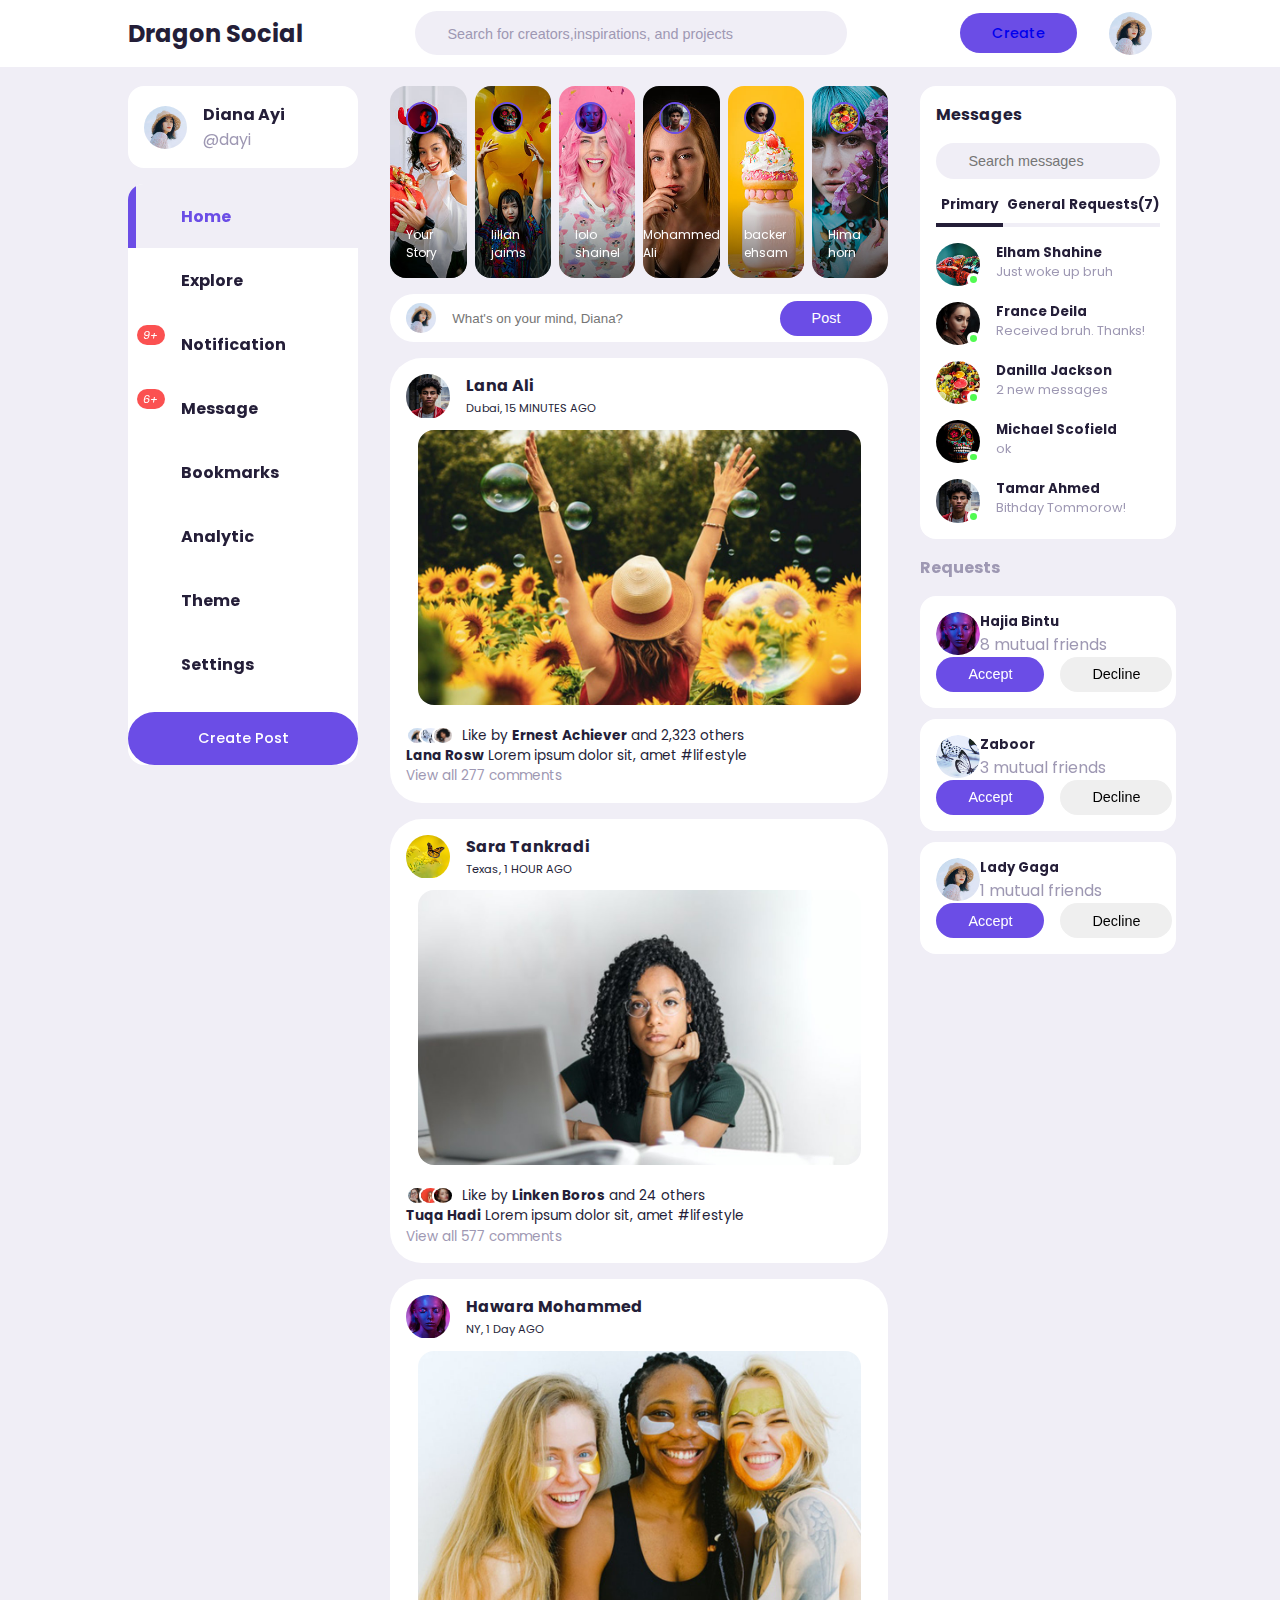
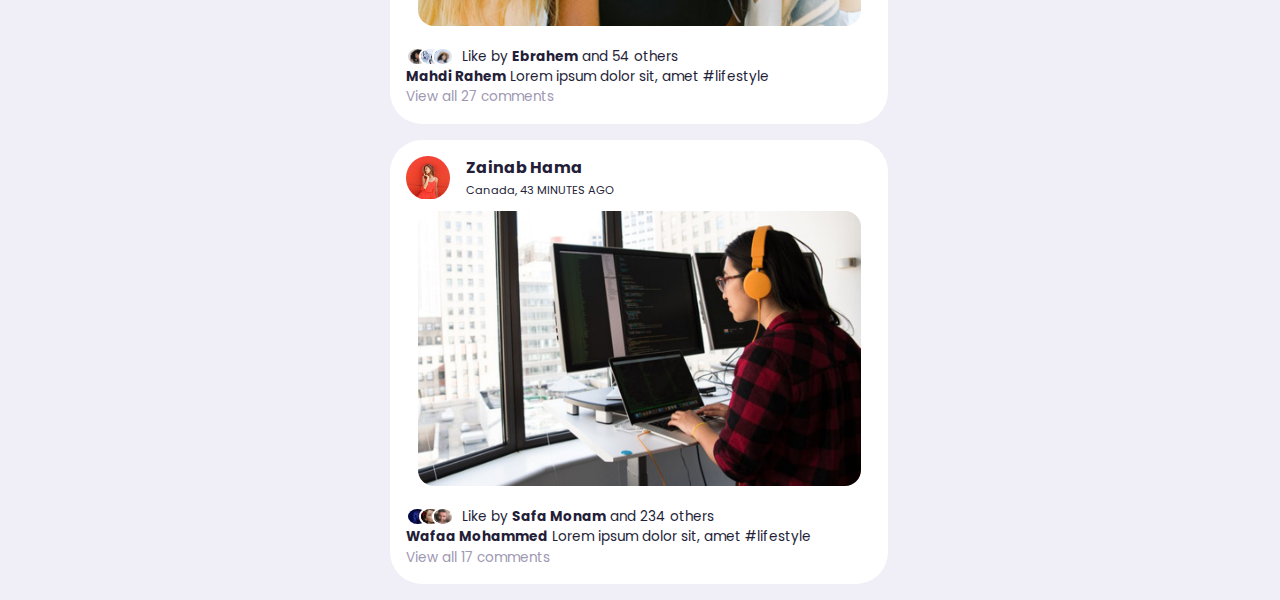
<file: index.html>
<!DOCTYPE html>
<html lang="en">
  <head>
    <title>Dragon Social Media</title>
    <link rel="stylesheet" href="style.css" />
    <link
      rel="stylesheet"
      href="https://unicons.iconscout.com/release/v2.1.6/css/unicons.css"
    />
  </head>
  <body>
    <nav>
      <div class="container">
        <h2 class="log">Dragon Social</h2>

        <div class="search-bar">
          <i class="uil uil-search"></i>
          <input
            type="search"
            placeholder="Search for creators,inspirations, and projects"
          />
        </div>

        <div class="create">
          <label class="btn btn-primary" style="color: white;" for="create-post"><a href="hacker.html">Create</a></label>
          <div class="profile-photo">
            <img src="./images/profile-1.jpg" alt="" />
          </div>
        </div>
      </div>
    </nav>

    <!-- main  -->

    <main>
      <div class="container">
        <div class="left">
          <a class="profile">
            <div class="profile-photo">
              <img src="./images/profile-1.jpg" />
            </div>
            <div class="handle">
              <h4>Diana Ayi</h4>
              <p class="text-muted">@dayi</p>
            </div>
          </a>

          <div class="sidebar">
            <a class="menu-item active">
              <span><i class="uil uil-home"></i></span>
              <h3>Home</h3>
            </a>
            <a class="menu-item">
              <span><i class="uil uil-compass"></i></span>
              <h3>Explore</h3>
            </a>
            <a class="menu-item" id="notifications">
              <span
                ><i class="uil uil-bell"
                  ><small class="notification-count">9+</small>
                </i></span
              >
              <h3>Notification</h3>

              <!-- Notification POPUP -->

              <div class="notification-popup">
                <div>
                  <div class="profile-photo">
                    <img src="./images/profile-2.jpg" />
                  </div>
                  <div class="notification-body">
                    <b>Keke Benjamin</b> accepted your friend request
                    <small class="text-muted">2 DAYS AGO</small>
                  </div>
                </div>
                <div>
                  <div class="profile-photo">
                    <img src="./images/profile-3.jpg" />
                  </div>
                  <div class="notification-body">
                    <b>John Doe</b> commented on your post
                    <small class="text-muted">1 HOUR AGO</small>
                  </div>
                </div>
                <div>
                  <div class="profile-photo">
                    <img src="./images/profile-4.jpg" />
                  </div>
                  <div class="notification-body">
                    <b>Ali Mohammed</b> and <b>203 others </b> liked your post
                    <small class="text-muted">4 MINUTES AGO</small>
                  </div>
                </div>
                <div>
                  <div class="profile-photo">
                    <img src="./images/profile-5.jpg" />
                  </div>
                  <div class="notification-body">
                    <b>Zahraa Hamed</b> accepted your friend request
                    <small class="text-muted">4 DAYS AGO</small>
                  </div>
                </div>
                <div>
                  <div class="profile-photo">
                    <img src="./images/profile-6.jpg" />
                  </div>
                  <div class="notification-body">
                    <b>Donald Trump</b> accepted your friend request
                    <small class="text-muted">3 DAYS AGO</small>
                  </div>
                </div>
                <div>
                  <div class="profile-photo">
                    <img src="./images/profile-7.jpg" />
                  </div>
                  <div class="notification-body">
                    <b>Ali Mohammed</b> accepted your friend request
                    <small class="text-muted">2 DAYS AGO</small>
                  </div>
                </div>
              </div>
              <!-- end of notification popup -->
            </a>
            <a class="menu-item" id="messages-notification">
              <span
                ><i class="uil uil-envelope-alt"
                  ><samll class="notification-count">6+</samll>
                </i></span
              >
              <h3>Message</h3>
            </a>
            <a class="menu-item">
              <span><i class="uil uil-bookmark"></i></span>
              <h3>Bookmarks</h3>
            </a>
            <a class="menu-item">
              <span><i class="uil uil-chart-line"></i></span>
              <h3>Analytic</h3>
            </a>
            <a class="menu-item" id="theme">
              <span><i class="uil uil-palette"></i></span>
              <h3>Theme</h3>
            </a>
            <a class="menu-item">
              <span><i class="uil uil-setting"></i></span>
              <h3>Settings</h3>
            </a>

            <label for="create-post" class="btn btn-primary">Create Post</label>
          </div>
        </div>

        <div class="middle">
          <div class="stories">
            <div class="story">
              <div class="profile-photo">
                <img src="./images/profile-8.jpg" />
              </div>
              <p class="name">Your Story</p>
            </div>
            <div class="story">
              <div class="profile-photo">
                <img src="./images/profile-9.jpg" />
              </div>
              <p class="name">lillan jaims</p>
            </div>
            <div class="story">
              <div class="profile-photo">
                <img src="./images/profile-10.jpg" />
              </div>
              <p class="name">lolo shainel</p>
            </div>
            <div class="story">
              <div class="profile-photo">
                <img src="./images/profile-11.jpg" />
              </div>
              <p class="name">Mohammed Ali</p>
            </div>
            <div class="story">
              <div class="profile-photo">
                <img src="./images/profile-12.jpg" />
              </div>
              <p class="name">backer ehsam</p>
            </div>
            <div class="story">
              <div class="profile-photo">
                <img src="./images/profile-13.jpg" />
              </div>
              <p class="name">Hima horn</p>
            </div>
          </div>

          <form class="create-post">
            <div class="profile-photo">
              <img src="./images/profile-1.jpg" />
            </div>
            <input
              type="text"
              placeholder="What's on your mind, Diana?"
              id="create-post"
            />
            <input type="submit" value="Post" class="btn btn-primary" />
          </form>

          <!-- feed -->

          <div class="feeds">
            <div class="feed">
              <div class="head">
                <div class="user">
                  <div class="profile-photo">
                    <img src="./images/profile-11.jpg" alt="" />
                  </div>
                  <div class="info">
                    <h3>Lana Ali</h3>
                    <small>Dubai, 15 MINUTES AGO</small>
                  </div>
                </div>
                <span class="edit">
                  <i class="uil uil-ellipsis-h"></i>
                </span>
              </div>
              <div class="photo">
                <img src="./images/feed-3.jpg" />
              </div>
              <div class="action-button">
                <div class="interaction-buttons">
                  <span><i class="uil uil-heart"></i></span>
                  <span><i class="uil uil-comment-dots"></i></span>
                  <span><i class="uil uil-share-alt"></i></span>
                </div>
                <div class="bookmark">
                  <span><i class="uil uil-bookmark-full"></i></span>
                </div>
              </div>
              <div class="liked-by">
                <span>
                  <img src="./images/profile-1.jpg" alt="" />
                </span>
                <span>
                  <img src="./images/profile-2.jpg" alt="" />
                </span>
                <span>
                  <img src="./images/profile-3.jpg" alt="" />
                </span>
                <p>Like by <b>Ernest Achiever</b> and 2,323 others</p>
              </div>
              <div class="caption">
                <p>
                  <b>Lana Rosw</b> Lorem ipsum dolor sit, amet
                  <span class="harsh-tag">#lifestyle</span>
                </p>
              </div>
              <div class="comments text-muted">View all 277 comments</div>
            </div>
            <div class="feed">
              <div class="head">
                <div class="user">
                  <div class="profile-photo">
                    <img src="./images/profile-14.jpg" alt="" />
                  </div>
                  <div class="info">
                    <h3>Sara Tankradi</h3>
                    <small>Texas, 1 HOUR AGO</small>
                  </div>
                </div>
                <span class="edit">
                  <i class="uil uil-ellipsis-h"></i>
                </span>
              </div>
              <div class="photo">
                <img src="./images/feed-7.jpg" />
              </div>
              <div class="action-button">
                <div class="interaction-buttons">
                  <span><i class="uil uil-heart"></i></span>
                  <span><i class="uil uil-comment-dots"></i></span>
                  <span><i class="uil uil-share-alt"></i></span>
                </div>
                <div class="bookmark">
                  <span><i class="uil uil-bookmark-full"></i></span>
                </div>
              </div>
              <div class="liked-by">
                <span>
                  <img src="./images/profile-4.jpg" alt="" />
                </span>
                <span>
                  <img src="./images/profile-5.jpg" alt="" />
                </span>
                <span>
                  <img src="./images/profile-6.jpg" alt="" />
                </span>
                <p>Like by <b>Linken Boros</b> and 24 others</p>
              </div>
              <div class="caption">
                <p>
                  <b>Tuqa Hadi</b> Lorem ipsum dolor sit, amet
                  <span class="harsh-tag">#lifestyle</span>
                </p>
              </div>
              <div class="comments text-muted">View all 577 comments</div>
            </div>
            <div class="feed">
              <div class="head">
                <div class="user">
                  <div class="profile-photo">
                    <img src="./images/profile-10.jpg" alt="" />
                  </div>
                  <div class="info">
                    <h3>Hawara Mohammed</h3>
                    <small>NY, 1 Day AGO</small>
                  </div>
                </div>
                <span class="edit">
                  <i class="uil uil-ellipsis-h"></i>
                </span>
              </div>
              <div class="photo">
                <img src="./images/feed-4.jpg" />
              </div>
              <div class="action-button">
                <div class="interaction-buttons">
                  <span><i class="uil uil-heart"></i></span>
                  <span><i class="uil uil-comment-dots"></i></span>
                  <span><i class="uil uil-share-alt"></i></span>
                </div>
                <div class="bookmark">
                  <span><i class="uil uil-bookmark-full"></i></span>
                </div>
              </div>
              <div class="liked-by">
                <span>
                  <img src="./images/profile-3.jpg" alt="" />
                </span>
                <span>
                  <img src="./images/profile-2.jpg" alt="" />
                </span>
                <span>
                  <img src="./images/profile-1.jpg" alt="" />
                </span>
                <p>Like by <b>Ebrahem</b> and 54 others</p>
              </div>
              <div class="caption">
                <p>
                  <b>Mahdi Rahem</b> Lorem ipsum dolor sit, amet
                  <span class="harsh-tag">#lifestyle</span>
                </p>
              </div>
              <div class="comments text-muted">View all 27 comments</div>
            </div>
            <div class="feed">
              <div class="head">
                <div class="user">
                  <div class="profile-photo">
                    <img src="./images/profile-5.jpg" alt="" />
                  </div>
                  <div class="info">
                    <h3>Zainab Hama</h3>
                    <small>Canada, 43 MINUTES AGO</small>
                  </div>
                </div>
                <span class="edit">
                  <i class="uil uil-ellipsis-h"></i>
                </span>
              </div>
              <div class="photo">
                <img src="./images/feed-6.jpg" />
              </div>
              <div class="action-button">
                <div class="interaction-buttons">
                  <span><i class="uil uil-heart"></i></span>
                  <span><i class="uil uil-comment-dots"></i></span>
                  <span><i class="uil uil-share-alt"></i></span>
                </div>
                <div class="bookmark">
                  <span><i class="uil uil-bookmark-full"></i></span>
                </div>
              </div>
              <div class="liked-by">
                <span>
                  <img src="./images/profile-7.jpg" alt="" />
                </span>
                <span>
                  <img src="./images/profile-6.jpg" alt="" />
                </span>
                <span>
                  <img src="./images/profile-15.jpg" alt="" />
                </span>
                <p>Like by <b>Safa Monam</b> and 234 others</p>
              </div>
              <div class="caption">
                <p>
                  <b>Wafaa Mohammed</b> Lorem ipsum dolor sit, amet
                  <span class="harsh-tag">#lifestyle</span>
                </p>
              </div>
              <div class="comments text-muted">View all 17 comments</div>
            </div>
          </div>
        </div>

        <div class="right">
          <div class="messages">
            <div class="heading">
              <h4>Messages</h4>
              <i class="uil uil-edit"></i>
            </div>

            <div class="search-bar">
              <i class="uil uil-search"></i>
              <input
                type="search"
                placeholder="Search messages"
                id="message-search"
              />
            </div>

            <div class="category">
              <h6 class="active">Primary</h6>
              <h6>General</h6>
              <h6 class="message-requests">Requests(7)</h6>
            </div>

            <div class="message">
              <div class="profile-photo">
                <img src="/images/profile-19.jpg" />
                <div class="active"></div>
              </div>
              <div class="message-body">
                <h5>Elham Shahine</h5>
                <p class="text-muted">Just woke up bruh</p>
              </div>
            </div>
            <div class="message">
              <div class="profile-photo">
                <img src="/images/profile-12.jpg" />
                <div class="active"></div>
              </div>
              <div class="message-body">
                <h5>France Deila</h5>
                <p class="text-muted">Received bruh. Thanks!</p>
              </div>
            </div>
            <div class="message">
              <div class="profile-photo">
                <img src="/images/profile-13.jpg" />
                <div class="active"></div>
              </div>
              <div class="message-body">
                <h5>Danilla Jackson</h5>
                <p class="text-muted">2 new messages</p>
              </div>
            </div>
            <div class="message">
              <div class="profile-photo">
                <img src="/images/profile-9.jpg" />
                <div class="active"></div>
              </div>
              <div class="message-body">
                <h5>Michael Scofield</h5>
                <p class="text-muted">ok</p>
              </div>
            </div>
            <div class="message">
              <div class="profile-photo">
                <img src="/images/profile-11.jpg" />
                <div class="active"></div>
              </div>
              <div class="message-body">
                <h5>Tamar Ahmed</h5>
                <p class="text-muted">Bithday Tommorow!</p>
              </div>
            </div>
          </div>

          <div class="friend-requests">
            <h4>Requests</h4>
            <div class="request">
              <div class="info">
                <div class="profile-photo">
                  <img src="/images/profile-10.jpg" />
                </div>
                <div>
                  <h5>Hajia Bintu</h5>
                  <p class="text-muted">8 mutual friends</p>
                </div>
              </div>
              <div class="action">
                <button class="btn btn-primary">Accept</button>
                <button class="btn">Decline</button>
              </div>
            </div>
            <div class="request">
              <div class="info">
                <div class="profile-photo">
                  <img src="/images/profile-2.jpg" />
                </div>
                <div>
                  <h5>Zaboor</h5>
                  <p class="text-muted">3 mutual friends</p>
                </div>
              </div>
              <div class="action">
                <button class="btn btn-primary">Accept</button>
                <button class="btn">Decline</button>
              </div>
            </div>
            <div class="request">
              <div class="info">
                <div class="profile-photo">
                  <img src="/images/profile-1.jpg" />
                </div>
                <div>
                  <h5>Lady Gaga</h5>
                  <p class="text-muted">1 mutual friends</p>
                </div>
              </div>
              <div class="action">
                <button class="btn btn-primary">Accept</button>
                <button class="btn">Decline</button>
              </div>
            </div>
          </div>
        </div>
      </div>
    </main>

    <div class="customize-theme">
      <div class="card">
        <h2>Customize your view</h2>
        <p class="text-muted">Manage your font size color and background</p>

        <div class="font-size">
          <h4>Font Size</h4>
          <div>
            <h6>Aa</h6>
            <div class="choose-size">
              <span class="font-size-1"></span>
              <span class="font-size-2 active"></span>
              <span class="font-size-3"></span>
              <span class="font-size-4"></span>
              <span class="font-size-5"></span>
            </div>
            <h3>Aa</h3>
          </div>
        </div>

        <div class="color">
          <h4>Color</h4>
          <div class="choose-color">
            <span class="color-1 active"></span>
            <span class="color-2"></span>
            <span class="color-3"></span>
            <span class="color-4"></span>
            <span class="color-5"></span>
          </div>
        </div>

        <div class="background">
          <h4>Background</h4>
          <div class="choose-bg">
            <div class="bg-1">
              <span></span>
              <h5 for="bg-1">Light</h5>
            </div>
            <div class="bg-2">
              <span></span>
              <h5>Dim</h5>
            </div>
            <div class="bg-3">
              <span></span>
              <h5 for="bg-3">Lights Out</h5>
            </div>
          </div>
        </div>
      </div>
    </div>

    <script src="index.js"></script>
  </body>
</html>
</file>
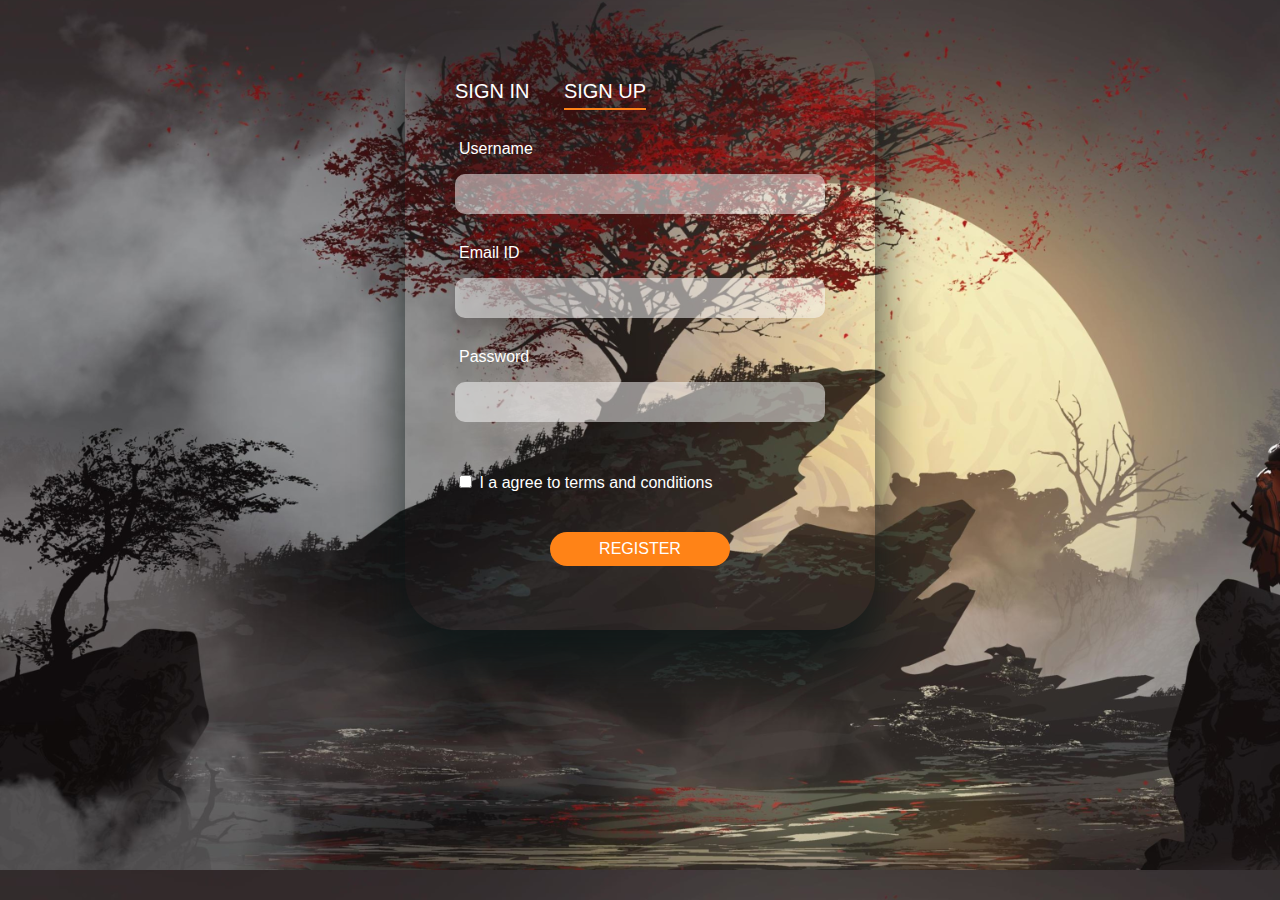
<file: hacker.html>
<html>
<head>
<link rel='stylesheet' href='hacker11.css'>
</head>
<body>
    <div class="box">
      
      <div class="top">
        <span>Sign in</span>
          <span>Sign up</span>
        </div>
        <div class="middle">
        <p>Username</p>
        <input id="user">
            <p>Email ID</p>
            <input id="em" type="email">
            <p>Password</p>
            <input id="pass" type="password">
        </div>
        <div class="bottom">
            <input type="checkbox">
            <span>I a agree to terms and conditions</span>
            <span>Register</span>
        </div>
        </div>
</body>
</html>
</file>
<file: style.css>
@import url('https://fonts.googleapis.com/css2?family=Poppins:wght@300;400;500;600&display=swap');

:root{
    --color-white:hsl(252,30%,100%);
    --color-light:hsl(252,30%,95%);
    --color-gray:hsl(252,15%,65%);
    --color-primary:hsl(252,75%,60%);
    --color-secondary:hsl(252,100%,90%);
    --color-success:hsl(120,95%,65%);
    --color-danger:hsl(0,95%,65%);
    --color-black:hsl(252,30%,10%);
    --color-dark:hsl(252,30%,17%);

    --border-radius:2rem;
    --card-border-radius:1rem;
    --btn-padding:0.6rem 2rem;
    --search-padding:0.6rem 1rem;
    --card-padding:1rem;

    --sticky-top-left:5.4rem;
    --sticky-top-right:-18rem;


}

*,*::after,*::before{
    margin: 0;
    padding: 0;
    outline: 0;
    box-sizing: border-box;
    text-decoration: none;
    list-style: none;
    border: none;
}
body{
    font-family: 'Poppins', sans-serif;
    color: var(--color-dark);
    background: var(--color-light);
    overflow-x: hidden;
}

/* general style  */


.container{
    width: 80%;
    margin: 0 auto;
}

.profile-photo{
    width: 2.7rem;
    aspect-ratio: 1;
    border-radius: 50%;
    overflow: hidden;
}

img{
    display: block;
    width: 100%;
}
.btn{
display: inline-block;
padding: var(--btn-padding);
font-weight: 500;
border-radius:var(--border-radius) ;
cursor: pointer;
transition: all 300ms ease;
font-size: 0.9rem;
}
.btn:hover{
    opacity: 0.8;
}


.btn-primary{
    background: var(--color-primary);
    color: white;
}
.text-bold{

}
.text-muted{
    color: var(--color-gray);
}


/* navbar  */

nav{
    width: 100%;
    background: var(--color-white);
    padding: 0.7rem 0;
    position: fixed;
    top: 0;
    z-index: 10;
}

nav .container{
    display: flex;
    align-items: center;
    justify-content: space-between;
}

.search-bar{
    background: var(--color-light);
    border-radius: var(--border-radius);
    padding: var(--search-padding);
}

.search-bar input[type='search']
{
    background: transparent;
    width: 30vw;
    margin-left: 1rem;
    font-size: 0.9rem;
    color: var(--color-dark);
}

nav .search-bar input[type='search']::placeholder{
    color: var(--color-gray);
}

nav .create{
    display: flex;
    align-items: center;
    gap: 2rem;
}


/* Main */

main{
    position: relative;
    top: 5.4rem;
}
main .container{
    display: block;
}
main .container{
    display: grid;
    grid-template-columns: 18vw auto 20vw;
    column-gap: 2rem;
    position: relative;
}
main .container .left{
    height: max-content;
    position: sticky;
    top: var(--sticky-top-left);
}
main .container .left .profile{
    padding: var(--card-padding);
    background: var(--color-white);
    border-radius: var(--card-border-radius);
    display: flex;
    align-items: center;
    column-gap: 1rem;
    width: 100%;
}

/* left sidebar */

.left .sidebar{
    margin-top: 1rem;
    background: var(--color-white);
    border-radius: var(--card-border-radius);
}
.left .sidebar .menu-item{
    display: flex;
    align-items: center;
    height: 4rem;
    cursor: pointer;
    translate: all 300ms ease;
    position: relative;
}
.left .sidebar .menu-item:hover{
    background: var(--color-light);
}
.left .sidebar i{
    font-size: 1.4rem;
    color: var(--color-gray);
    margin-left: 2rem;
    position: relative;

}
.left .sidebar i .notification-count{
    background: var(--color-danger);
    color: white;
    font-size: 0.7rem;
    width:fit-content;
    border-radius: 0.8rem;
    padding: 0.1rem 0.4rem;
    position: absolute;
    top: -0.2rem;
    right: -0.3rem;
}
.left .sidebar h3{
    margin-left: 1.3rem;
    font-size: 1rem;
}
.left .sidebar .active{
    background: var(--color-light);
}
.left .sidebar .active i, .left .sidebar .active h3{
    color: var(--color-primary);
}

.left .sidebar .active::before{
    content: "";
    display: block;
    width: 0.5rem;
    height: 100%;
    position: absolute;
    background: var(--color-primary);
}
.left .sidebar .menu-item:first-child.active{
    border-top-left-radius: var(--card-border-radius);
    overflow: hidden;
}
.left .sidebar .menu-item:last-child.active{
    border-bottom-left-radius: var(--card-border-radius);
    overflow: hidden;
}
.left .btn{
    margin-top: 1rem;
    width: 100%;
    text-align: center;
    padding: 1rem 0;
}

/* popup  */

.left .notification-popup{
    position: absolute;
    top: 0;
    left: 110%;
    width: 30rem;
    background: var(--color-white);
    border-radius: var(--card-border-radius);
    padding: var(--card-padding);
    box-shadow: 0 0 2rem hsl(var(--color-primary),75% ,60% 25% );
    z-index: 8;
    display: none;
}
.left .notification-popup::before{
    content: "";
    width: 1.2rem;
    height: 1.2rem;
    display: block;
    background: var(--color-white);
    position: absolute;
    left: -0.6rem;
    transform: rotate(45deg);
}

.left .notification-popup > div{
    display: flex;
    align-items: start;
    gap: 1rem;
    margin-bottom: 1rem;
}
.left .notification-popup small{
    display: block;
}


     /* Middele */

.middle .stories{
    display: flex;
    justify-content: space-between;
    height: 12rem;
    gap: 0.5rem;
}
.middle .stories .story{
    padding: var(--card-padding);
    border-radius: var(--card-border-radius);
    display: flex;
    flex-direction: column;
    justify-content: space-between;
    align-items: center;
    color: white;
    font-size: 0.75rem;
    width: 100%;
    background: red;
    position: relative;
    overflow: hidden;
}

.middle .stories .story::before{
    content: '';
    display: flex;
    width: 100%;
    height: 5rem;
    background: linear-gradient(transparent,rgba(0,0,0,0.57));
    position: absolute;
    bottom: 0;
}
.middle .stories .story .name{
    z-index: 2;
}
.middle .stories .story:nth-child(1)
{
background: url('/images/story-1.jpg') no-repeat center center/cover;
}
.middle .stories .story:nth-child(2)
{
background: url('/images/story-2.jpg') no-repeat center center/cover;
}
.middle .stories .story:nth-child(3)
{
background: url('/images/story-3.jpg') no-repeat center center/cover;
}
.middle .stories .story:nth-child(4)
{
background: url('/images/story-4.jpg') no-repeat center center/cover;
}
.middle .stories .story:nth-child(5)
{
background: url('/images/story-5.jpg') no-repeat center center/cover;
}
.middle .stories .story:nth-child(6)
{
background: url('/images/story-6.jpg') no-repeat center center/cover;
}
.middle .stories .story:nth-child(7)
{
background: url('/images/story-7.jpg') no-repeat center center/cover;
}


.middle .story .profile-photo{
    width: 2rem;
    height: 2rem;
    align-self: start;
    border:2px solid var(--color-primary) ;
}

.middle .create-post{
    width: 100%;
    display: flex;
    align-items: center;
    justify-content: space-between;
    margin-top: 1rem;
    background: var(--color-white);
    padding: 0.4rem var(--card-padding);
    border-radius: var(--border-radius);
}
.middle .create-post input[type='text']
{
    justify-self: start;
    width: 100%;
    padding-left: 1rem;
    background: transparent;
    color: var(--color-dark);
    margin-right: 1rem;
}
.middle .feeds .feed{
    background: var(--color-white);
    border-radius: var(--border-radius);
    padding: var(--card-padding);
    margin: 1rem 0;
    font-size: 0.85rem;
    line-height: 1.5;
}
.middle .feed .head{
    display: flex;
    justify-content: space-between;
}
.middle .feed .user{
    display: flex;
    gap: 1rem;
}
.middle .feed .photo{
    border-radius: var(--card-border-radius);
    overflow: hidden;
    margin:0.7rem ;
}
.middle .feed .action-button{
    display: flex;
    justify-content: space-between;
    align-items: center;
    font-size: 1.4rem;
    margin: 0.6rem;
}
.middle .liked-by{
    display: flex;

}
.middle .liked-by span{
    width: 1.4rem;
    height: 1.4em;
    display: block;
    border-radius: 50%;
    overflow: hidden;
    border: 2px solid var(--color-white);
    margin-left: -0.6rem;

}
.middle .liked-by span:first-child{
margin: 0;
}
.middle .liked-by p{
    margin-left: 0.5rem;
}


/* right  */

main .container .right{
    height: max-content;
    position:sticky;
    top: var(--sticky-top-right);
    bottom: 0;
}

.right .messages{
    background: var(--color-white);
    border-radius: var(--card-border-radius);
    padding: var(--card-padding);
}
.right .messages .heading{
    display: flex;
    align-items: center;
    justify-content: space-between;
    margin-bottom: 1rem;
}
.right .messages i{
    font-size: 1.4rem;
}
.right .messages .search-bar{
    display: flex;
    margin-bottom: 1rem;

}
.right .messages .category{
    display: flex;
    justify-content: space-between;
    margin-bottom: 1rem;
}
.right .messages .category h6{
    width: 100%;
    text-align: center;
    border-bottom: 4px solid var(--color-light);
    padding-bottom: 0.5rem;
    font-size: 0.85rem;
}
.right .messages .category .active{
    border-color: var(--color-dark);
}
.right .messages .message{
    display: flex;
    gap: 1rem;
    margin-bottom: 1rem;
    align-items: start;
}
.right .message .profile-photo{
    position: relative;
    overflow: visible;
}
.right .profile-photo img{
    border-radius: 50%;
}
.right .messages .message:last-child{
margin: 0;
}
.right .messages .message p{
    font-size: 0.8rem;
}
.right .messages .message .profile-photo .active{
width: 0.8rem;
height: 0.8rem;
border-radius: 50%;
border: 3px solid var(--color-white);
background: var(--color-success);
position: absolute;
bottom: 0;
right: 0;
}

/* friend request  */

.right .friend-requests{
    margin-top: 1rem;
}
.right .friend-requests h4{
    color: var(--color-gray);
    margin-bottom: 1rem;
}

.right .request{
    background: var(--color-white);
    padding: var(--card-padding);
    border-radius: var(--card-border-radius);
    margin-bottom: 0.7rem;
}
.right .request .info{
    display: flex;
}
.right .request .action{
display: flex;
gap: 1rem;
}

/* theme costomization  */

.customize-theme{
    background: rgba(255,255,255,0.5);
    width: 100vw;
    height: 100vh;
    position: fixed;
    top: 0;
    left: 0;
    z-index: 100;
    display: grid;
    text-align: center;
    display: none;  /*  show them  */
    place-items: center;
    font-size: 0.9rem;
    
}
.customize-theme .card{
    background: var(--color-white);
    padding: 3rem;
    border-radius: var(--card-border-radius);
    width: 50%;
    box-shadow:0 0 1rem var(--color-primary) ;
}
.customize-theme .font-size > div{
    display: flex;
    justify-content: space-between;
    align-items: center;
    background: var(--color-light);
    padding: var(--search-padding);
    border-radius: var(--card-border-radius);
}
.customize-theme .choose-size{
    background: var(--color-secondary);
    height: 0.3rem;
    width: 100%;
    margin: 0 1rem;
    display: flex;
    justify-content: space-between;
    align-items: center;
}
.customize-theme .choose-size span{
    width: 1rem;
    height: 1rem;
    background: var(--color-secondary);
    border-radius: 50%;
    cursor: pointer;
}
.customize-theme .choose-size span.active{
background: var(--color-primary);
}


.customize-theme .color{
    margin-top: 2rem;
}

.customize-theme .choose-color{
    background: var(--color-light);
    padding: var(--search-padding);
    border-radius: var(--card-border-radius);
    display: flex;
    align-items: center;
    justify-content: space-between;
}
.customize-theme .choose-color span{
    width: 2.2rem;
    height: 2.2rem;
    border-radius: 50%;
}
.customize-theme .choose-color span:nth-child(1){
    background: hsl(252,75%,60%);
}
.customize-theme .choose-color span:nth-child(2){
    background: hsl(52,75%,60%);
}
.customize-theme .choose-color span:nth-child(3){
    background: hsl(352,75%,60%);
}
.customize-theme .choose-color span:nth-child(4){
    background: hsl(152,75%,60%);
}
.customize-theme .choose-color span:nth-child(5){
    background: hsl(252,75%,60%);
}


.customize-theme .choose-color span.active{
    border: 5px solid white;
}


.customize-theme .background{
    margin-top: 2rem;
}


.customize-theme .choose-bg{
    display: flex;
    align-items: center;
    justify-content: space-between;
    gap: 1.5rem;
}
.customize-theme .choose-bg > div{
padding: var(--card-padding);
width: 100%;
display: flex;
align-items: center;
font-size: 1rem;
font-weight: bold;
border-radius: 0.4rem;
cursor: pointer;
}
.customize-theme .choose-bg > div.active{
    border: 2px solid var(--color-primary);
}

.customize-theme .choose-bg .bg-1{
    background: white;
    color: black;
}
.customize-theme .choose-bg .bg-2{
    background: hsl(252,75%,60%);
    color:white;
}
.customize-theme .choose-bg .bg-3{
    background: hsl(252,75%,10%);
    color: rgb(255, 255, 255);
}

.customize-theme .choose-bg > div span{
width: 2rem;
height: 2rem;
border: 2px solid var(--color-gray);
border-radius: 50%;
margin-right: 1rem;
}


/* small laptops and big tablet */

@media  screen and (max-width:1200px)
{
      .container{
        width: 96%;
      }
      main .container{
        grid-template-columns: 5rem auto 30vw;
        gap: 1rem;
      }

      .left{
        width: 5rem;
        z-index: 5;
      }
      main .container .left .profile{
        display: none;
      }
      .sidebar h3{
        display: none;
      }
      .left .btn{
        display: none;
      }
}

/* samll tab and mobile phone */

@media screen and(max-width:992px) 
{
      nav .search-bar{
        display: none;
      }
      main .container{
        grid-template-columns: 0 auto 5rem;
        gap: 0;
      }
      main .container .left{
        grid-column: 3/4;
        position: fixed;
        bottom: 0;
        right: 0;
      }

      /* notification popup  */

      .left .notification-popup{
        position: absolute;
        left: -20rem;
        width: 20rem;
      }
      .left .notification-popup::before{
        display: absolute;
        top: 1.3rem;
        left: calc(20rem - 0.6rem);
        display: block;
      }

      
      main .container .middle{
        grid-column: 1/3;
      }
      main .container .middle{
        grid-column: 1/3;
      }
      main .container .right{
        display: none;
      }
}
</file>
<file: hacker11.css>
body{
    margin: 0;
    padding: 0;
    background: url(111.jpg);
    background-size: cover;
    background-position: 0 -30px;
    height: 660px;
    font-family: sans-serif;
}
#user{
    width: 370px;
    height: 40px;
    opacity: 0.5;
    border-radius: 10px;
    border: none;
    font-size: medium;
    color: black;
    font-weight: bold;
    padding: 10px;
    
}
#em{
    width: 370px;
    height: 40px;
    opacity: 0.5;
    border-radius: 10px;
    border: none;
    font-size: medium;
    color: black;
    font-weight: bold;
    padding: 10px;
   
}
#pass{
    width: 370px;
    height: 40px;
    opacity: 0.5;
    border-radius: 10px;
    border: none;
    font-size: medium;
    color: black;
    font-weight: bold;
    padding: 10px;
}
.box{
    width: 370px;
    height: 500px;
    background: #d7baa600;
    margin: 30px auto;
    box-shadow: 0 35px 50px #0a1516c9;
    padding: 50px;
    border-radius: 50px;
}
.box .top span{
    display: inline-block;
    color: #fff;
    font-size: 20px;
    text-transform: uppercase;
}
.box .top span:last-of-type{
    margin-left: 30px;
    padding-bottom: 5px;
    border-bottom: 2px solid #ff8317;
}
.box .middle p{
    color:  #fff;
    padding-left: 4px;
    margin-top: 30px;
}
.box .bottom{
    margin-top: 50px;
}

.box .bottom span{
    color: #fff;
}

.box .bottom span:last-of-type{
    display: block;
    width: 150px;
    padding: 8px 15px;
    widows: 40%;
    margin: 40px auto;
    text-transform: uppercase;
    background: #ff8317;
    text-align: center;
    border-radius: 20px;
}
</file>
